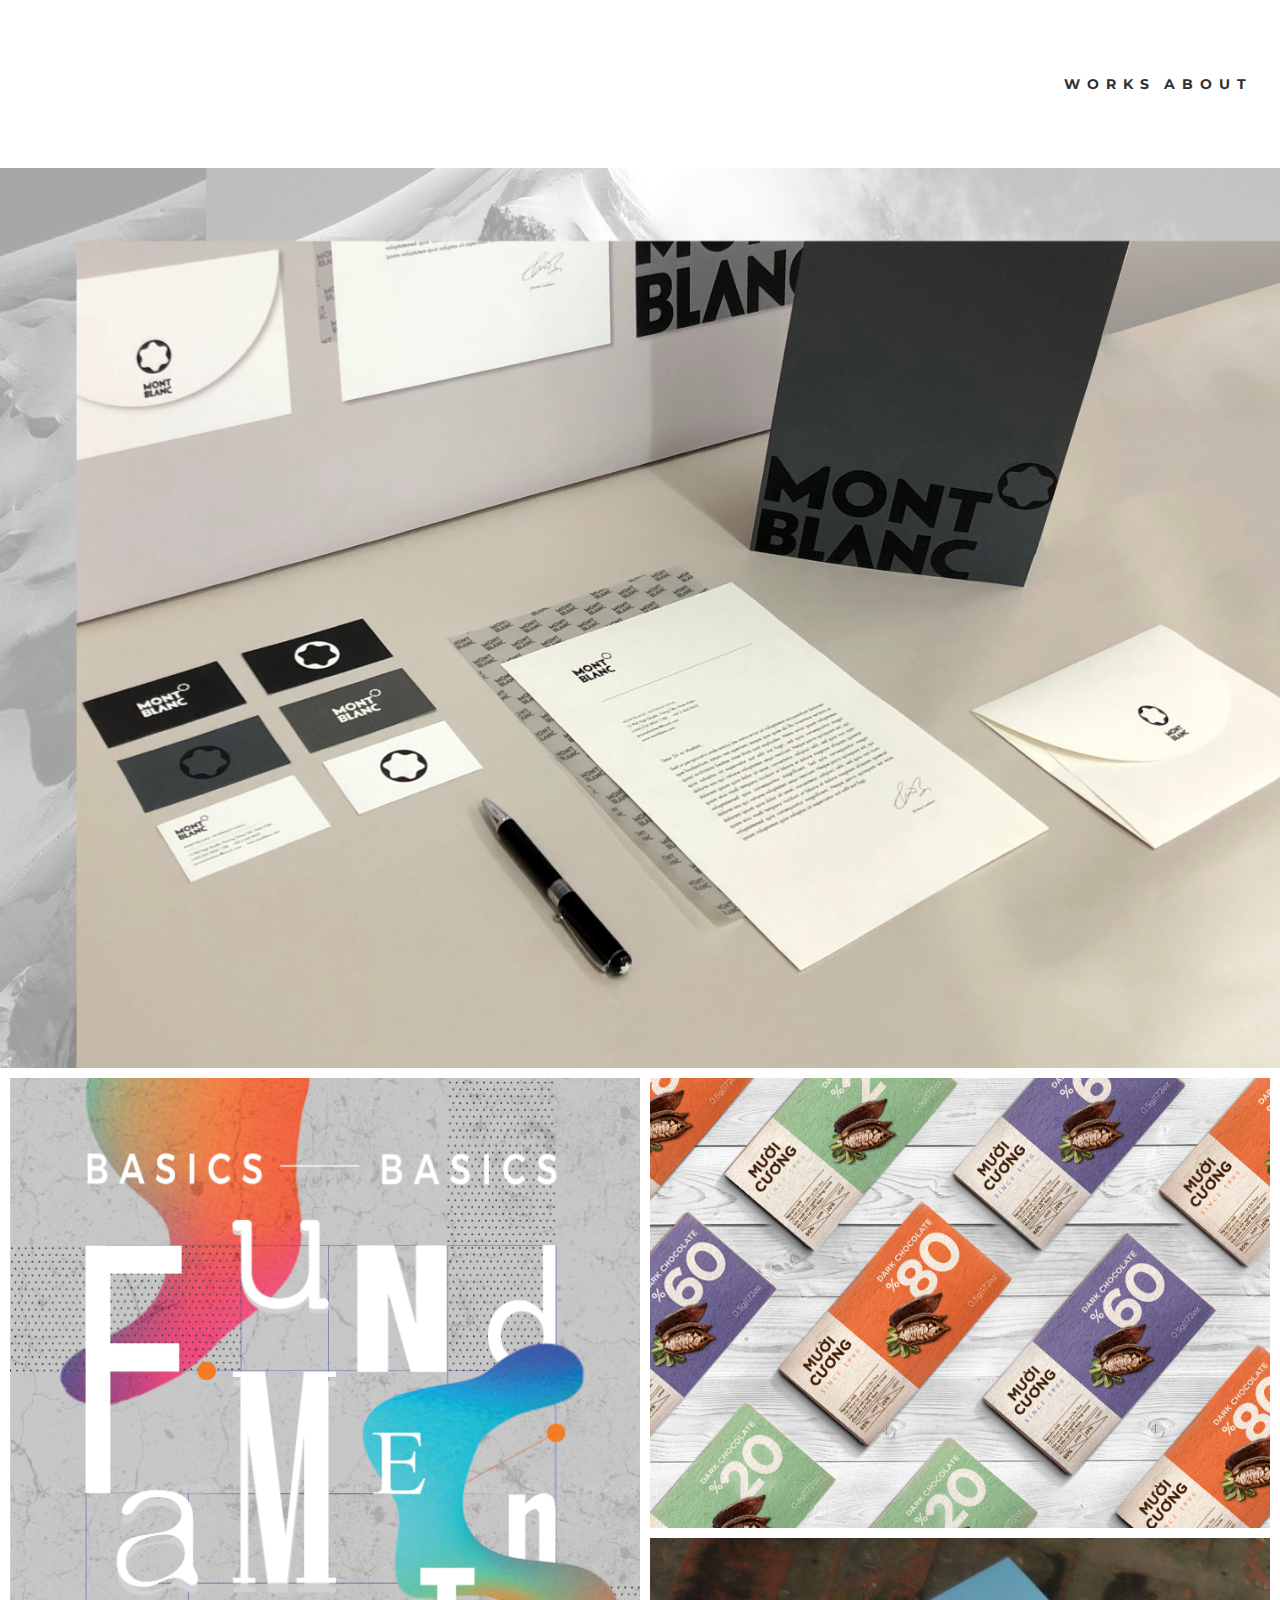
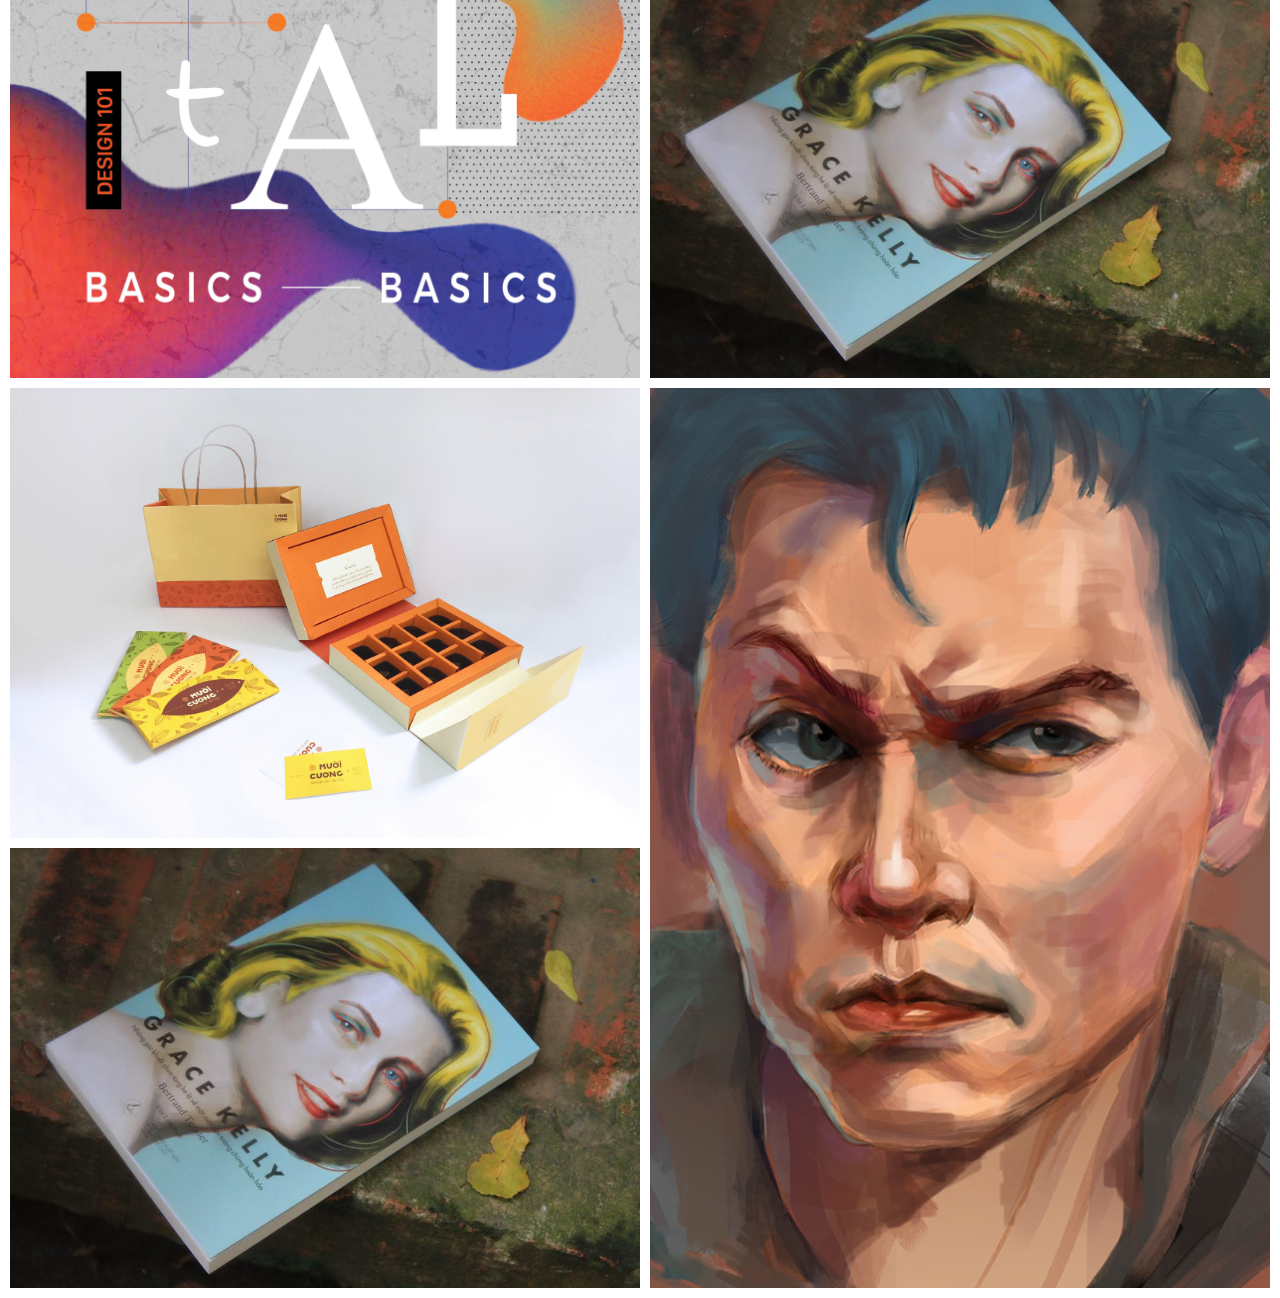
<file: index.html>
<!DOCTYPE html>
<!--[if lt IE 7]>      <html class="no-js lt-ie9 lt-ie8 lt-ie7"> <![endif]-->
<!--[if IE 7]>         <html class="no-js lt-ie9 lt-ie8"> <![endif]-->
<!--[if IE 8]>         <html class="no-js lt-ie9"> <![endif]-->
<!--[if gt IE 8]><!-->
<html class="no-js">
<!--<![endif]-->

<head>
    <meta charset="utf-8">
    <meta http-equiv="X-UA-Compatible" content="IE=edge">
    <title>Portfolio</title>
    <meta name="description" content="">
    <meta name="viewport" content="width=device-width, initial-scale=1">
    <link rel="stylesheet" href="style.css">
    
<link href="https://fonts.googleapis.com/css?family=Raleway:400,400i" rel="stylesheet">

<link href="https://fonts.googleapis.com/css?family=Montserrat:700" rel="stylesheet">


</head>

<body>
    <div class="nav-bar">
        <div class="block-text">
            <!-- <p>ta.</p>
            <p>my</p> -->
        </div>

        <div class="nav">
            <div class="inner-nav">
                <a href="#works">WORKS</a>
                <a href="about.html">ABOUT</a>
            </div>
        </div>
    </div>

    <div class="portfolio" id="works">

        <div class="hero">

        </div>

        <div class="grids">
            <div class="box"></div>
            <div class="side">
                <div class="inbox"></div>
                <div class="inbox"></div>
            </div>

            <div class="side">
                <div class="inbox" id="box-3"></div>
                <div class="inbox" id="4"></div>
            </div>
            <div class="box"></div>

            <!-- <div class="box-2">
            
            </div> -->
        </div>

    </div>
</body>

</html>
</file>
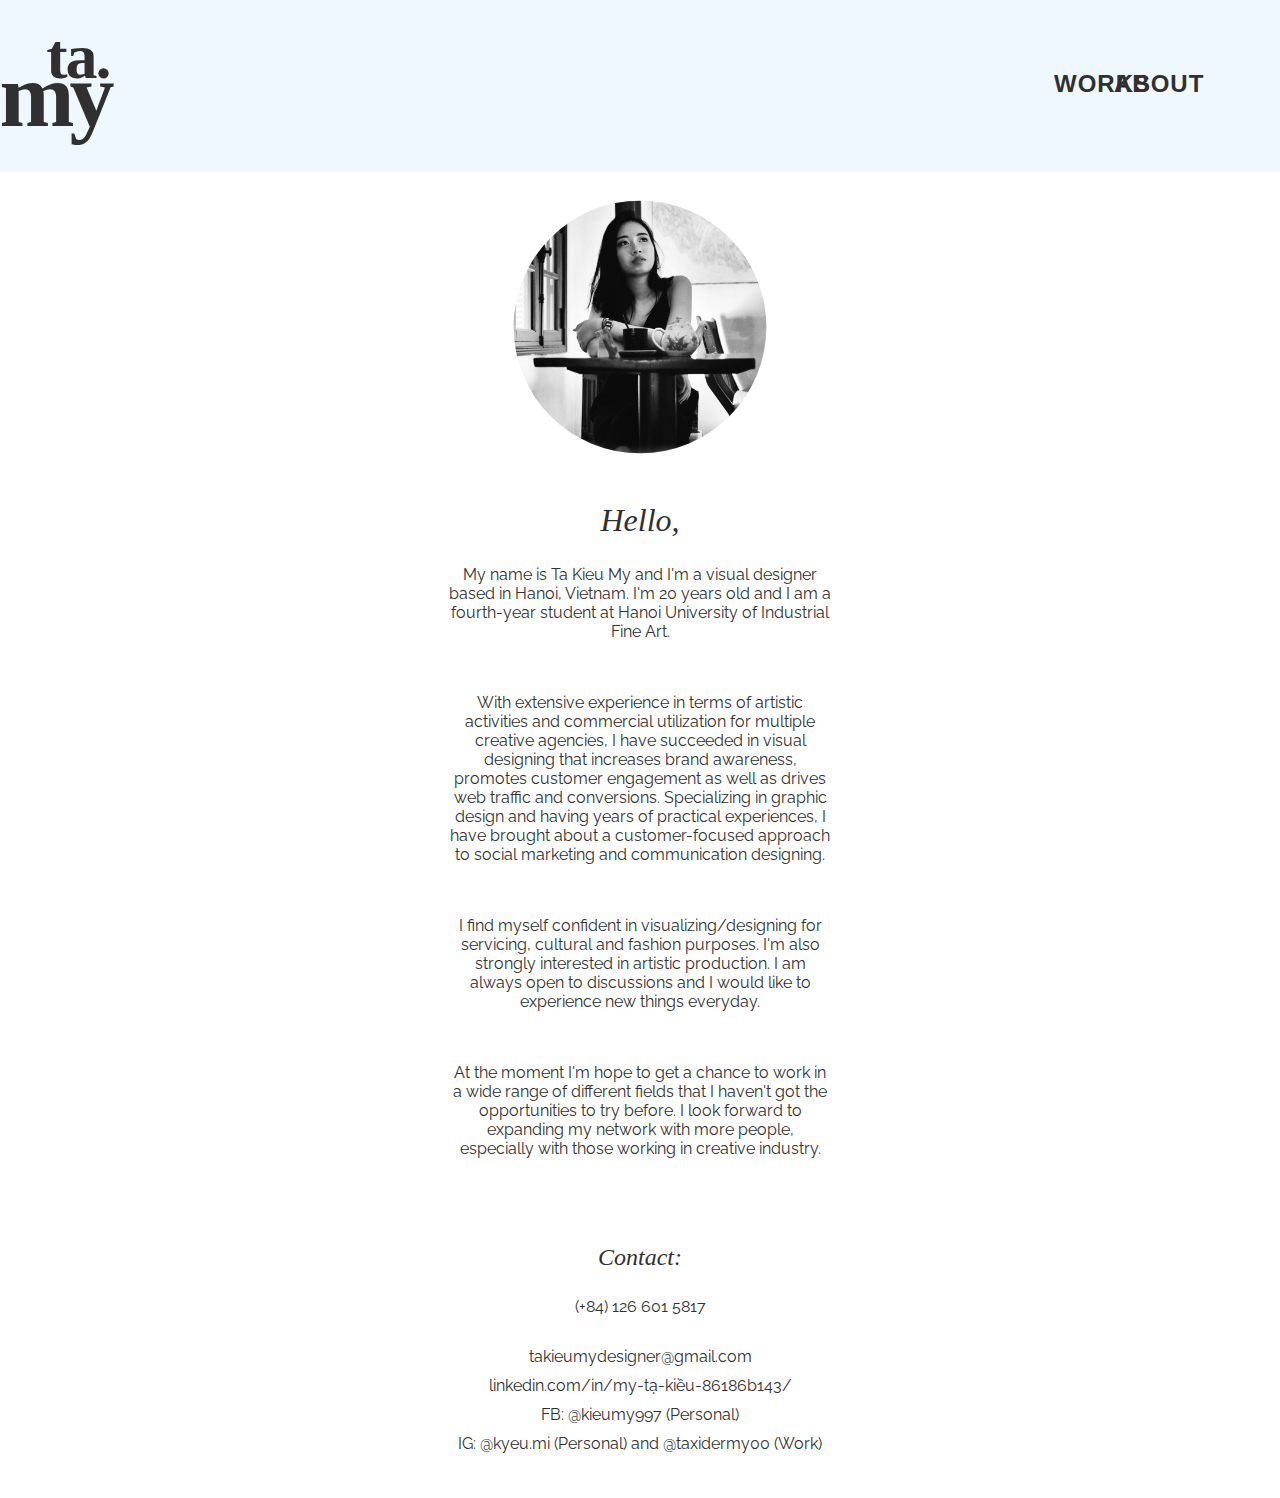
<file: about.html>
<!DOCTYPE html>
<!--[if lt IE 7]>      <html class="no-js lt-ie9 lt-ie8 lt-ie7"> <![endif]-->
<!--[if IE 7]>         <html class="no-js lt-ie9 lt-ie8"> <![endif]-->
<!--[if IE 8]>         <html class="no-js lt-ie9"> <![endif]-->
<!--[if gt IE 8]><!-->
<html class="no-js">
<!--<![endif]-->

<head>
    <meta charset="utf-8">
    <meta http-equiv="X-UA-Compatible" content="IE=edge">
    <title>About</title>
    <meta name="description" content="">
    <meta name="viewport" content="width=device-width, initial-scale=1">
    <link rel="stylesheet" href="about.css">
    <link href="https://fonts.googleapis.com/css?family=Raleway:400,500i" rel="stylesheet">
</head>

<body>
    <!--[if lt IE 7]>
            <p class="browsehappy">You are using an <strong>outdated</strong> browser. Please <a href="#">upgrade your browser</a> to improve your experience.</p>
        <![endif]-->

    <div class="nav-bar">
        <div class="block-text">
            <p>ta.</p>
            <p>my</p>
        </div>

        <div class="nav">
            <div class="inner-nav">
                <a href="index.html">WORKS</a>
                <a href="about.html">ABOUT</a>
            </div>
        </div>
    </div>

    <div class="article">
        <div class="hero-img">
            <!-- PORTFOLIO OWNER HERO IMAGE -->
        </div>

        <div class="text">
            <h1>Hello,</h1>

            <p>My name is Ta Kieu My and I'm a visual designer based in Hanoi, Vietnam. I'm 20 years old and I am a
                fourth-year student at Hanoi University of Industrial Fine Art.</p>
            <p>
                With extensive experience in terms of artistic activities and commercial utilization for multiple
                creative agencies, I have succeeded in visual designing that increases brand awareness, promotes
                customer engagement as well as drives web traffic and conversions. Specializing in graphic design and
                having years of practical experiences, I have brought about a customer-focused approach to social
                marketing and communication designing.
            </p>
            <p>
                I find myself confident in visualizing/designing for servicing, cultural and fashion purposes. I'm also
                strongly interested in artistic production. I am always open to discussions and I would like to
                experience new things everyday.
            </p>
            <p>
                At the moment I'm hope to get a chance to work in a wide range of different fields that I haven't got
                the opportunities to try before. I look forward to expanding my network with more people, especially
                with those working in creative industry.
            </p>
        </div>

        <div class="text">
            <h2>Contact:</h2>
            <p>(+84) 126 601 5817</p>
            <a href="takieumydesigner@gmail.com">takieumydesigner@gmail.com</a>
            <a href="linkedin.com/in/my-tạ-kiều-86186b143/">linkedin.com/in/my-tạ-kiều-86186b143/</a>
            <a href="#">FB: @kieumy997 (Personal)</a>
            <a href="#">IG: @kyeu.mi (Personal) and @taxidermy00 (Work)</a>
        </div>
    </div>
</body>

</html>
</file>
<file: style.css>
body {
    display: flex;
    flex-wrap: wrap;
    padding: 0;
    margin: 0;
    scroll-behavior: smooth;
}

.nav-bar {
    width: 100%;
    display: flex;
    flex-wrap: wrap;
}

.nav,
.block-text {
    display: flex;
    flex-wrap: wrap;
    width: calc(50% - 40px);
}

.portfolio,
.inner-nav {
    display: flex;
    flex-wrap: wrap;
    width: 100%;
}

.nav {
    margin: 20px 10px 20px 40vw;
    width: 50%;
    display: flex;
    flex-wrap: wrap;
    padding: 30px 0 30px 30vw;
    box-sizing: border-box;
}

.inner-nav a {
    padding: 10px 50px;
    text-align: center;
    font-size: 14px;
    text-decoration: none;
    width: calc(50% - 130px);
    letter-spacing: 7px;
    line-height: 48px;
    font-family: 'Montserrat', sans-serif;
    font-weight: 700;
    color: #303030;
}

.block-text {
    margin: 20px -20vw;
    padding: 0 0 0 30px;
}

.block-text p {
    width: 100%;
    margin: 0 45% 5px 0;
    font-size: 64px;
    text-align: right;
    letter-spacing: -2px;
    color: #303030;
    font-weight: 700;
}

.block-text p:nth-of-type(2) {
    margin-top: -55px;
    font-size: 90px;
    letter-spacing: -5px;
}

/* ==== END NAVBAR ==== */
/* ==== BODY ==== */
.hero {
    background-image: url("mont-blanc-hero-img.jpg");
    width: 100%;
    height: 100vh;
    background-repeat: no-repeat;
    background-size: cover;
    background-position: center;
}

.grids {
    width: 100%;
    height: 100vh;
    display: flex;
    flex-wrap: wrap;
    padding: 10px;
}

.box {
    width: 50%;
    height: 100vh;
    background-color: #E74C3C;
    background-size: cover;
    background-position: center;
    background-image: url("design-101.jpg");
}

.side {
    padding: 0 0 0 10px;
    width: calc(50% - 10px);
    height: 100vh;
    display: flex;
    flex-wrap: wrap;
}

.inbox {
    width: 100%;
    height: 50vh;
    background-size: cover;
    background-position: center;
}

.inbox:nth-of-type(1) {
    margin-bottom: 10px;
    background-image: url("coffee.png");
}

.inbox:nth-of-type(2) {
    height: calc(50vh - 10px);
    background-image: url("kelly.jpg");
}

.side:nth-child(3):first-child div {
    background-image: url("coffee-package.jpg");
    padding: 10px;
}

.side:nth-child(3) {
    padding: 10px 0;
    width: 50%;
}

.box:nth-child(2n) {
    background-image: url("portrait.jpg");
    width: calc(50% - 10px);
    margin-left: 10px;
    margin-top: 10px;
}

#box-3 {
    background-image: url("coffee-package.jpg");
}
</file>
<file: about.css>
body {
    display: flex;
    flex-wrap: wrap;
    padding: 0;
    margin: 0;
}

.nav-bar {
    width: 100%;
    background-color: aliceblue;
    display: flex;
    flex-wrap: wrap;
}

.nav,
.block-text {
    display: flex;
    flex-wrap: wrap;
    width: calc(50% - 30px);
}

.portfolio,
.inner-nav {
    display: flex;
    flex-wrap: wrap;
    width: 100%;
}

.nav {
    margin: 20px 0 20px 40vw;
    width: 50%;
    display: flex;
    flex-wrap: wrap;
    padding: 30px 0 30px 30vw;
    box-sizing: border-box;
}

.inner-nav a {
    padding: 10px 30px;
    text-align: center;
    font-size: 24px;
    text-decoration: none;
    width: calc(50% - 130px);
    letter-spacing: 1px;
    line-height: 48px;
    font-family: 'Montserrat', sans-serif;
    font-style: bold;
    font-weight: 700;
    color: #303030;
}

.block-text {
    margin: 20px -20vw;
    padding: 0 0 0 30px;
}

.block-text p {
    width: 100%;
    margin: 0 45% 5px 0;
    font-size: 64px;
    text-align: right;
    letter-spacing: -2px;
    color: #303030;
    font-weight: 700;
}

.block-text p:nth-of-type(2) {
    margin-top: -55px;
    font-size: 90px;
    letter-spacing: -5px;
}

/* ==== END NAVBAR ==== */
/* ==== BODY ==== */
.hero-img {
    margin: 20px auto;
    width: 30vh;
    height: 30vh;
    background-image: url("author.jpg");
    background-size: contain;
    border-radius: 50%;
    -webkit-clip-path: circle(46.8% at 50% 50%);
    clip-path: circle(46.8% at 50% 50%);
}

.text {
    width: 30%;
    text-align: center;
    padding: 20px;
    margin: 20px auto;
    color: #303030;

    display: flex;
    flex-wrap: wrap;
}

.text p {
    padding: 10px 0;
}

.text h1 {
    font-weight: 500;
}

.text h1,
.text h2 {
    width: 100%;
    margin: 0 auto;
    text-align: center;
    font-style: italic;
    font-weight: 500;
}

.text a,
.text p {
    width: 100%;
    font-family: 'Raleway', sans-serif;
    font-weight: 400;
}

.text a {
    padding: 5px 0;
    text-decoration: none;
    color: #303030;
}
</file>
